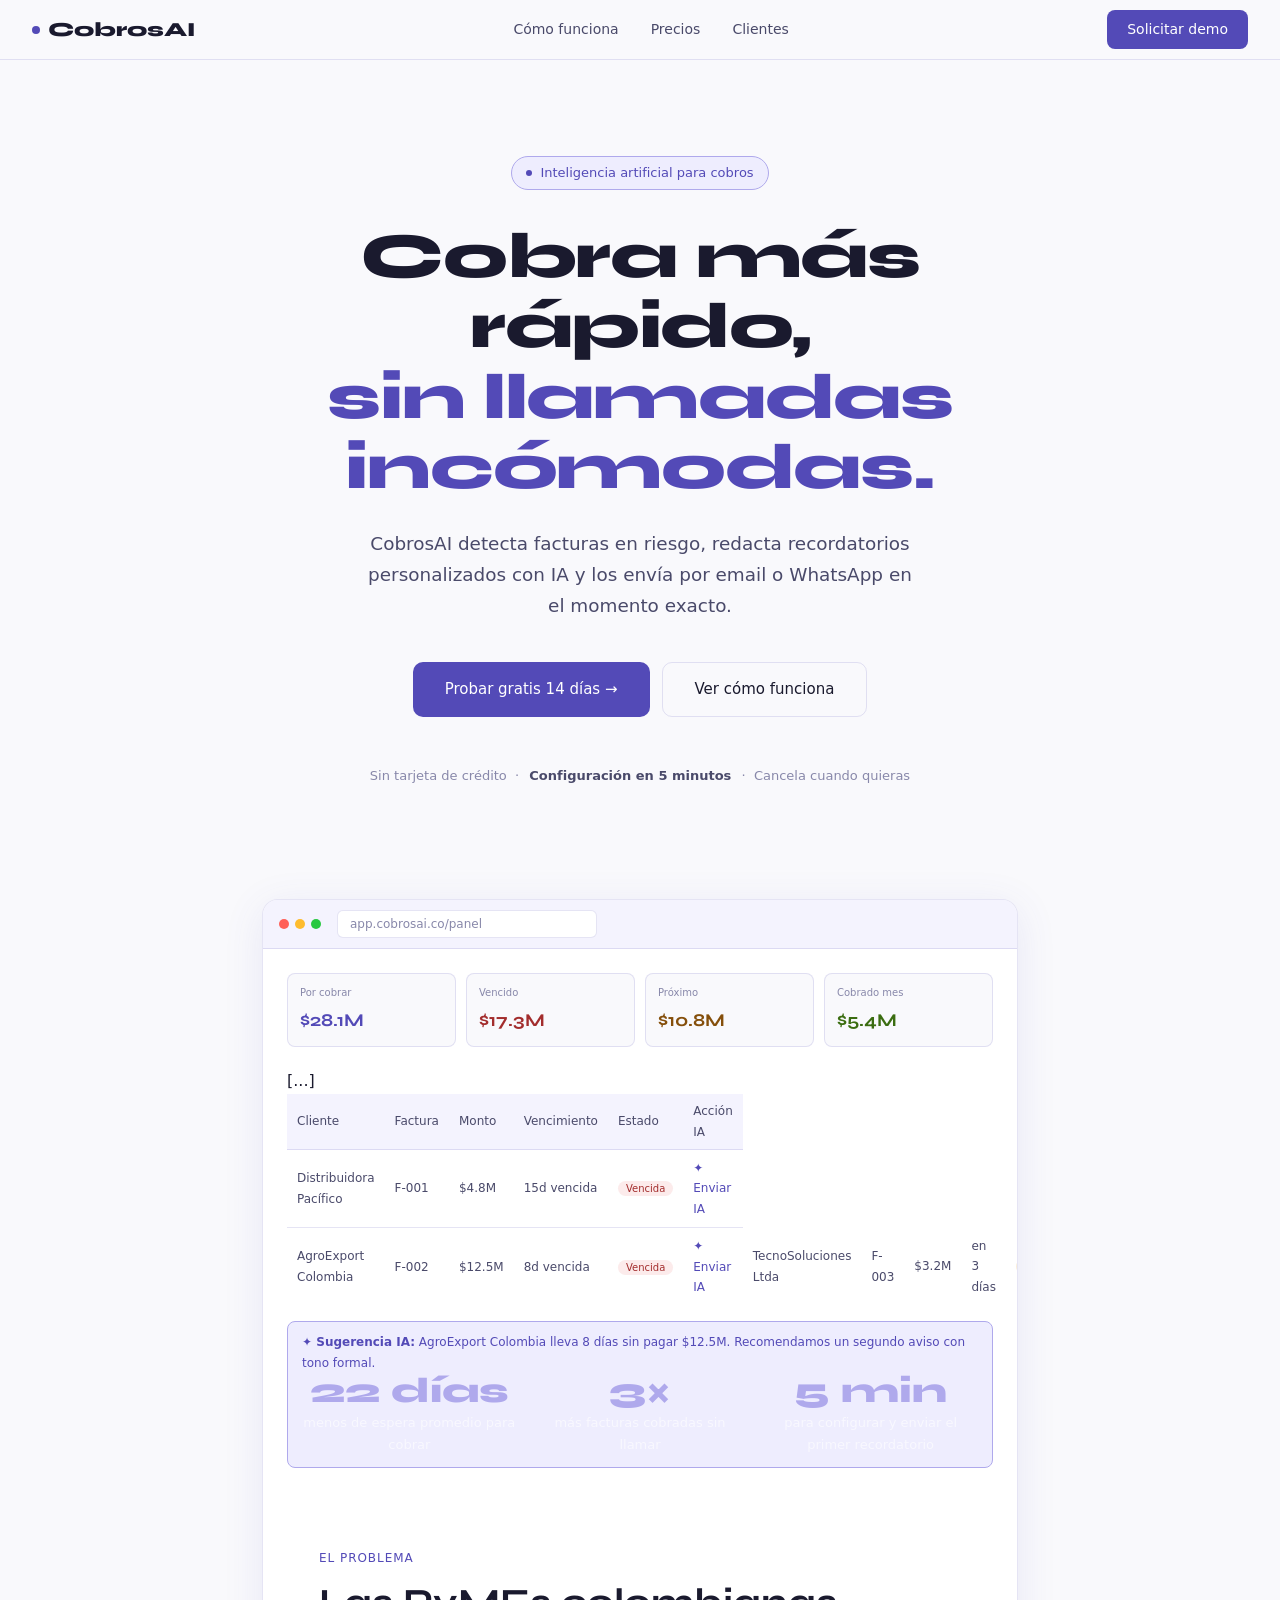
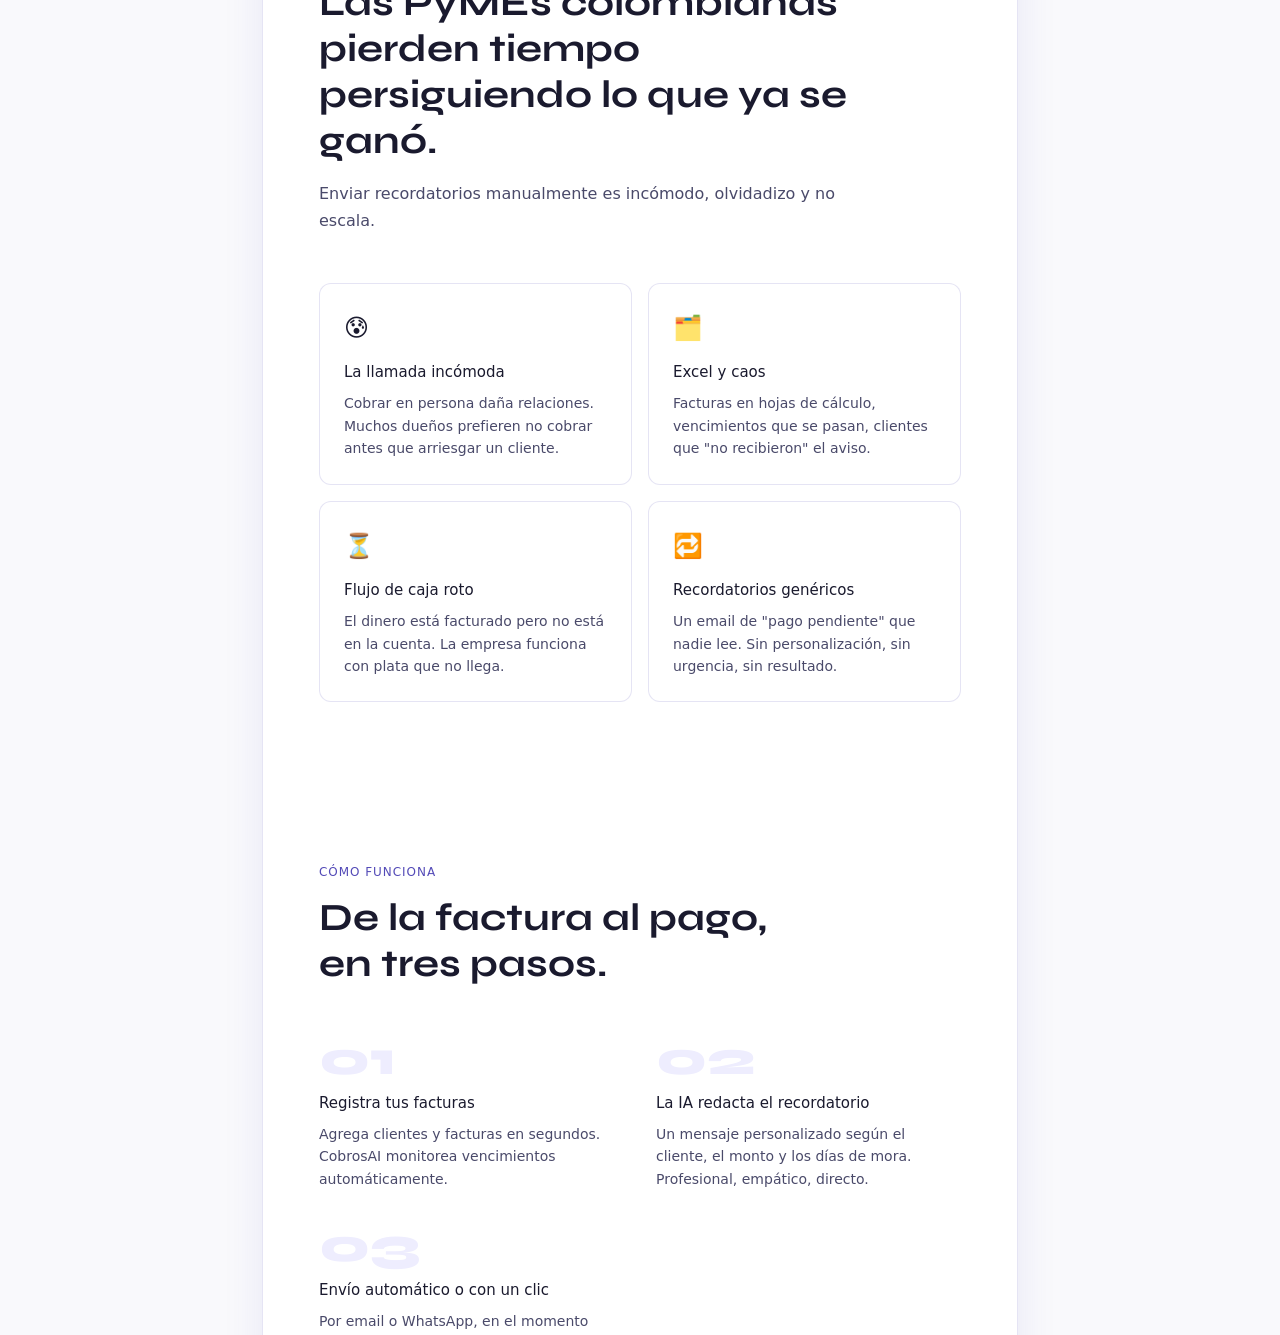
<file: index.html>
<!doctype html>
<html>
  <head>
    <meta charset="utf-8">
    <meta http-equiv="refresh" content="0; url=cobrosai-landing.html">
    <title>CobrosAI</title>
  </head>
  <body>
    If you are not redirected, <a href="cobrosai-landing.html">click here to open the landing page</a>.
  </body>
</html>
</file>
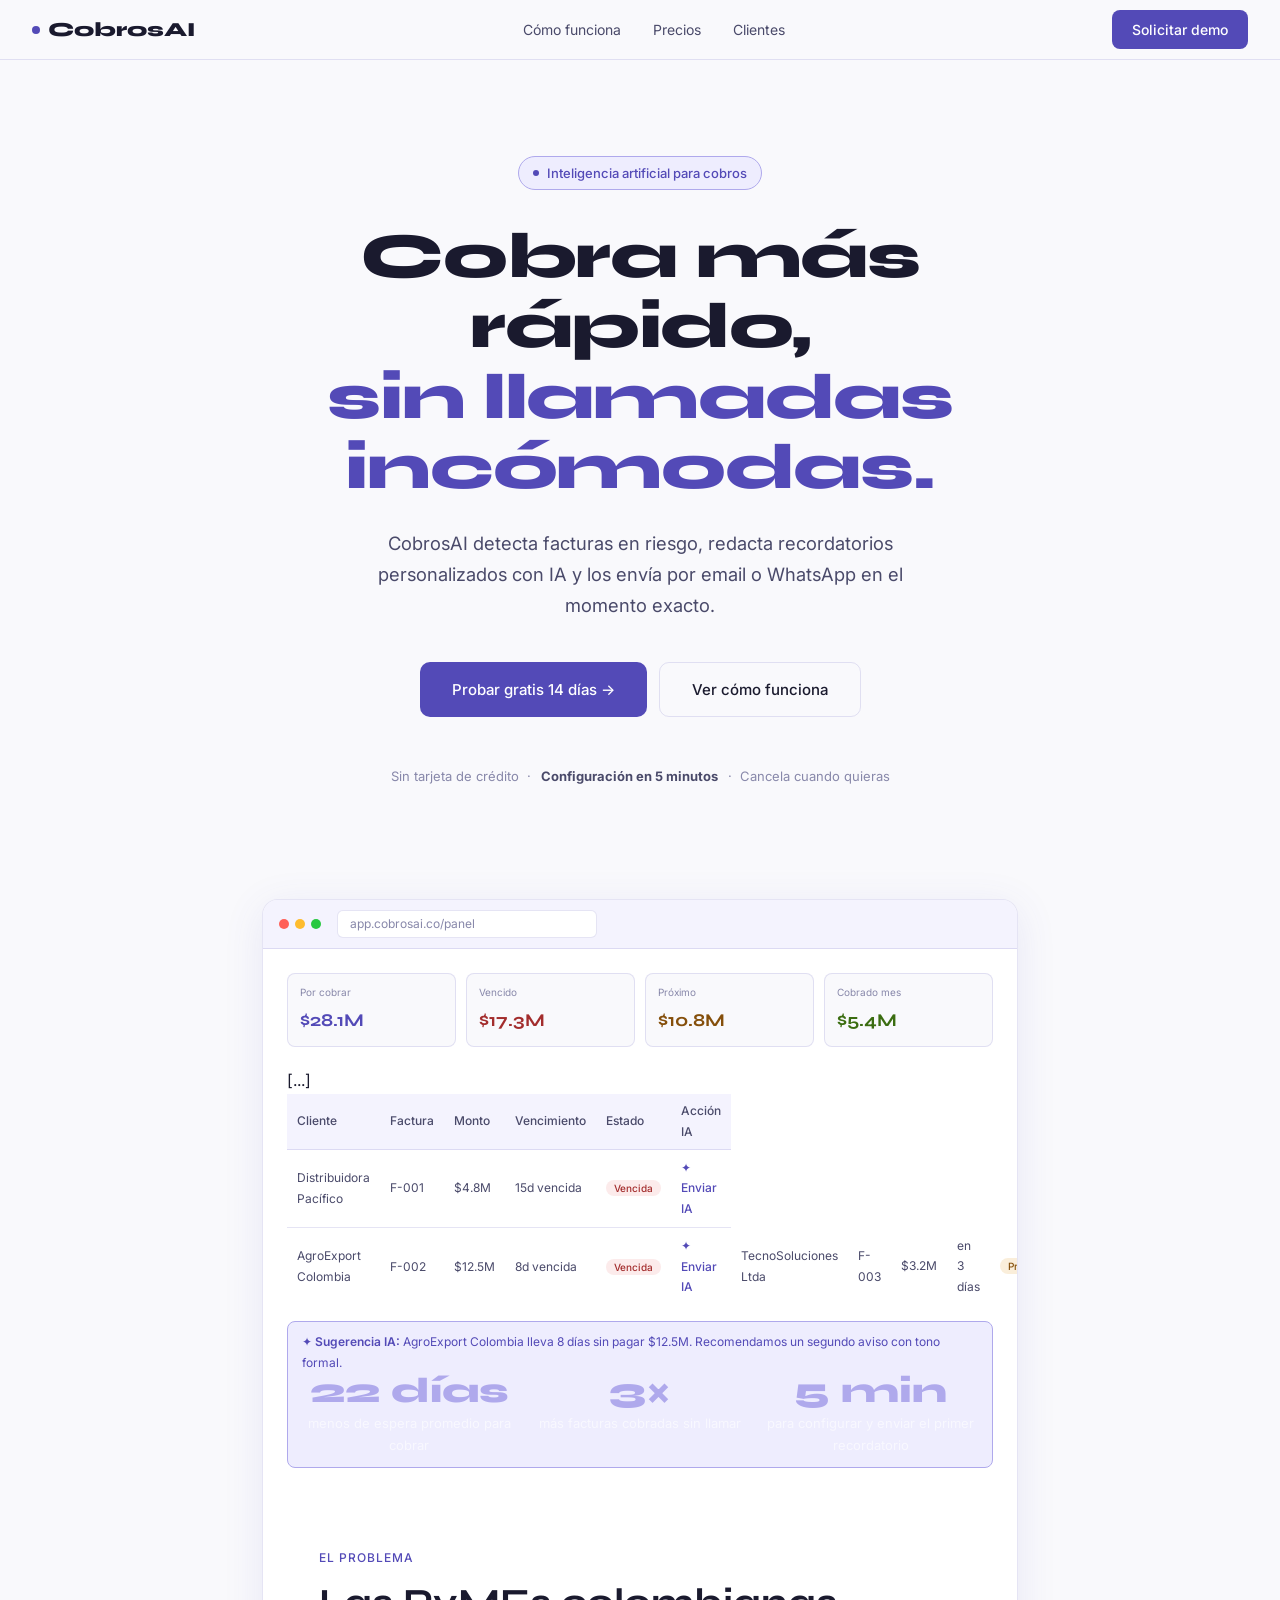
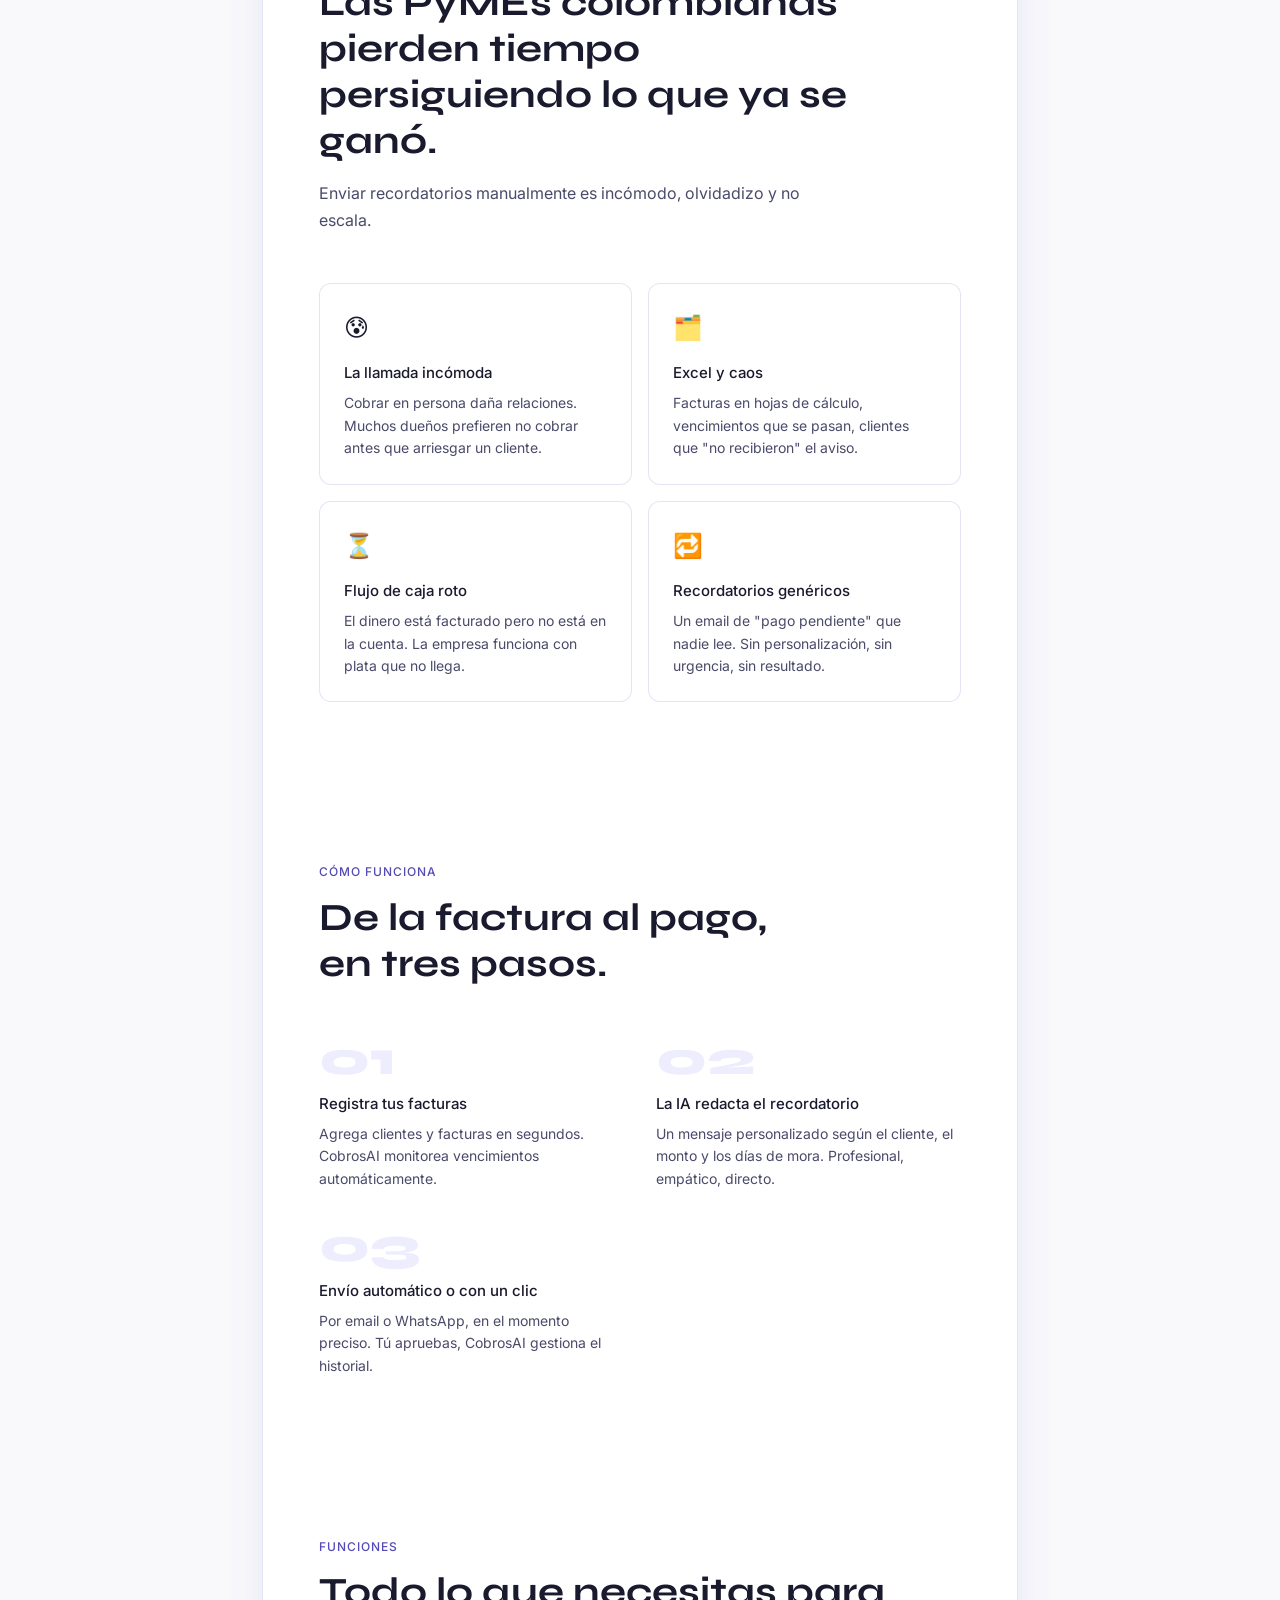
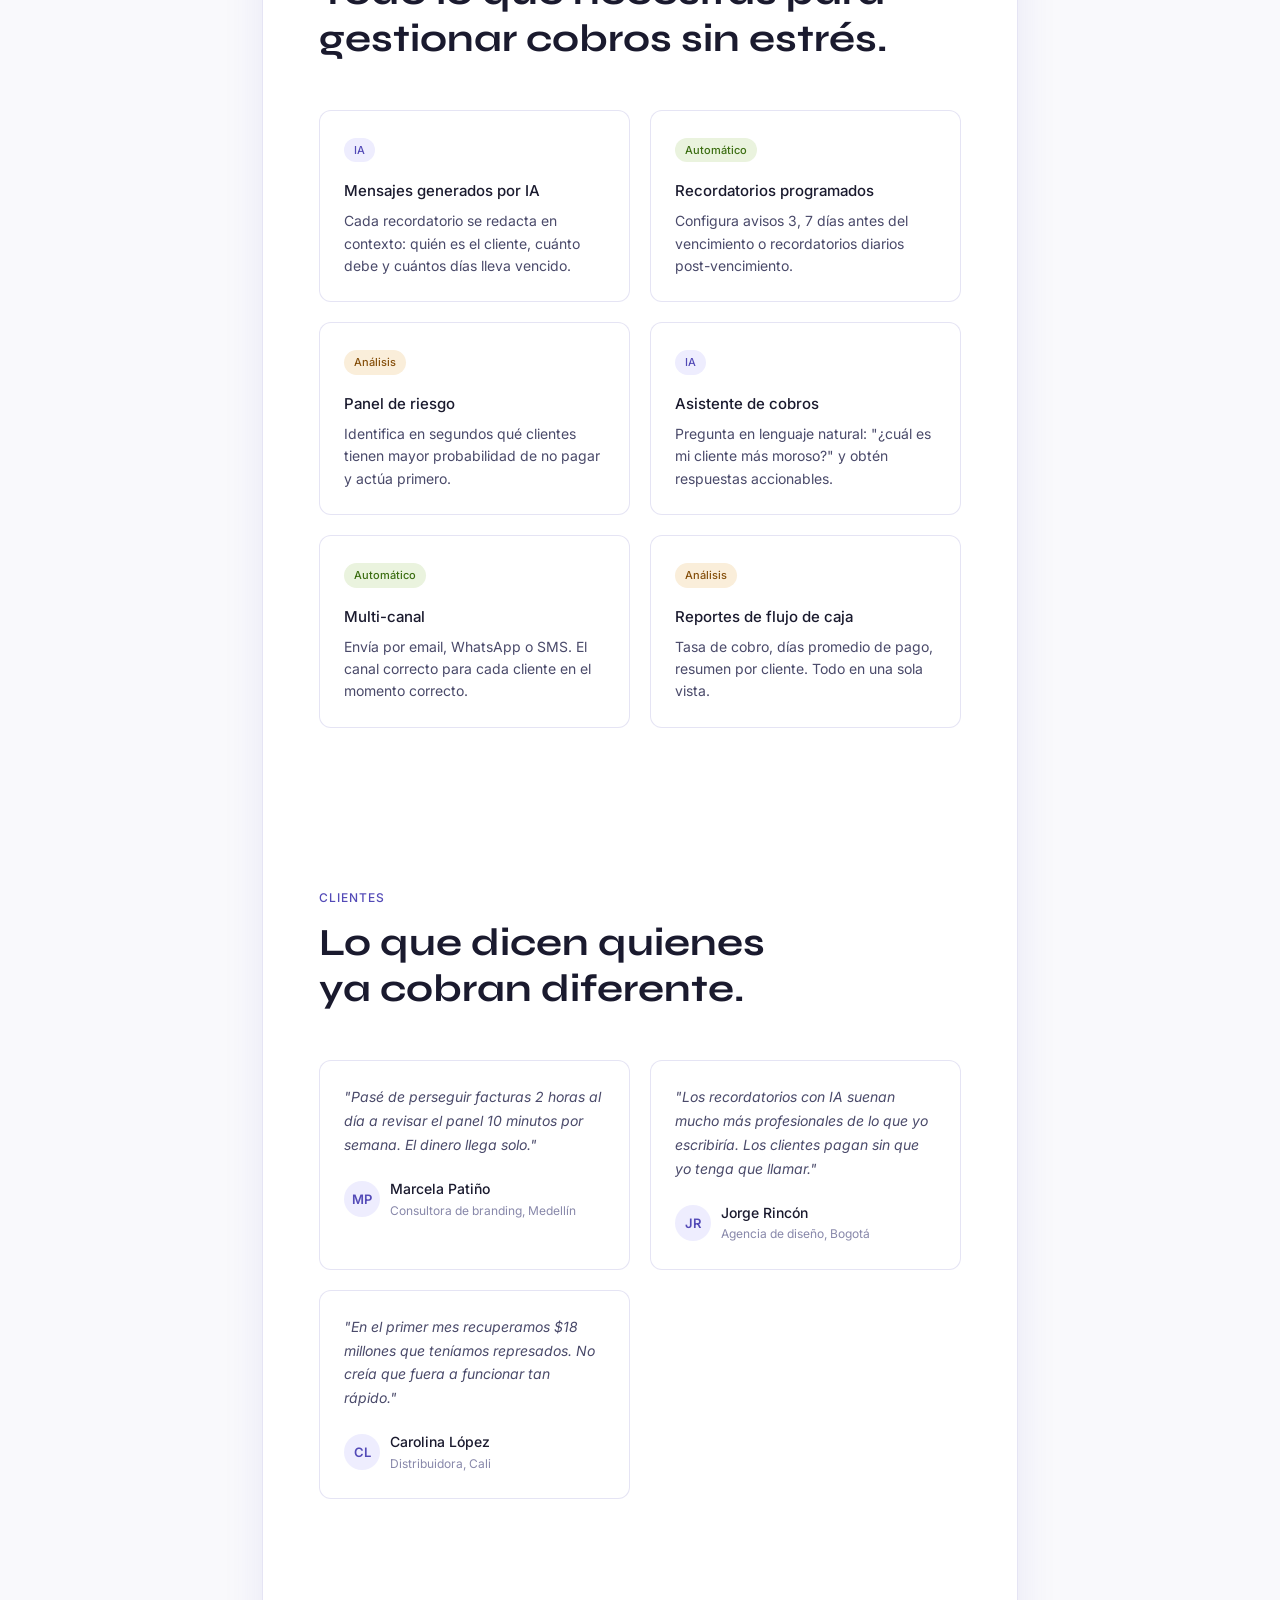
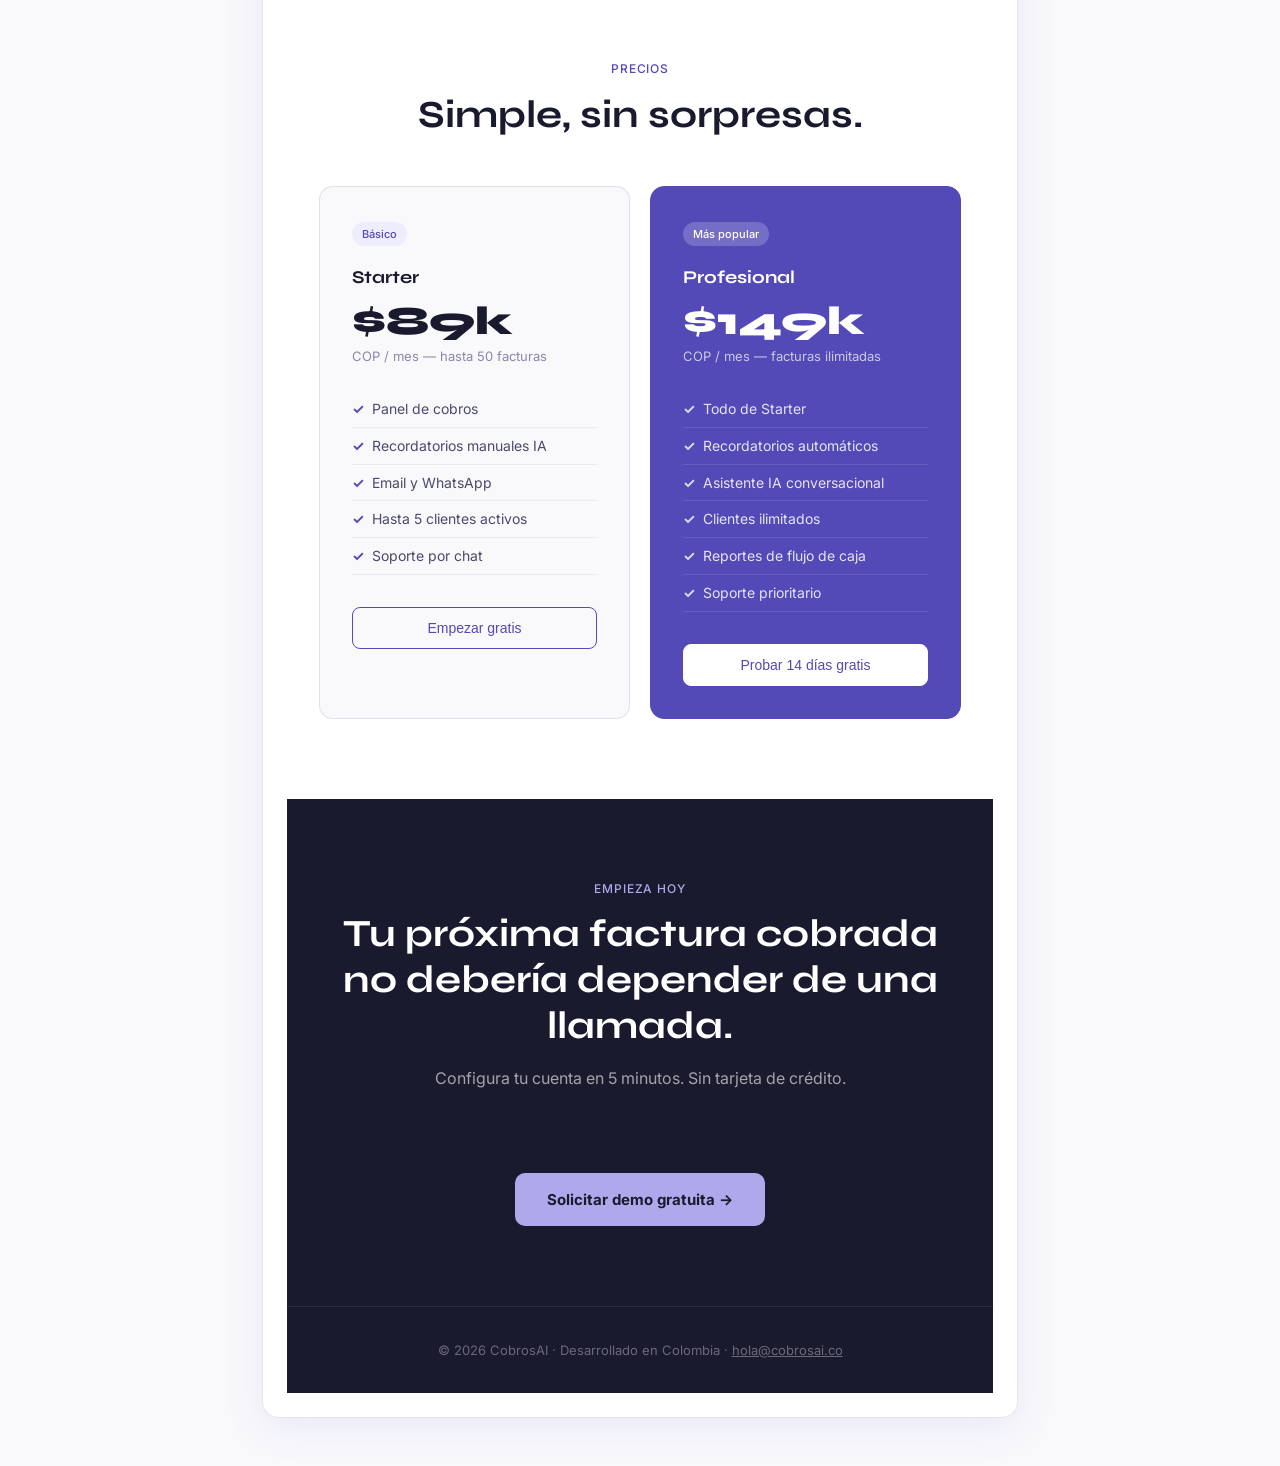
<file: cobrosai-landing.html>
<!DOCTYPE html>
<html lang="es">
<head>
<meta charset="UTF-8">
<meta name="viewport" content="width=device-width, initial-scale=1.0">
<title>CobrosAI — Cobra más rápido, sin llamadas incómodas</title>
<link rel="stylesheet" href="styles.css">
</head>
<body>

<nav>
  <a href="#" class="nav-logo"><span class="nav-logo-dot"></span> CobrosAI</a>
  <div class="nav-links">
    <a href="#como-funciona">Cómo funciona</a>
    <a href="#precios">Precios</a>
    <a href="#testimonios">Clientes</a>
  </div>
  <a href="#demo" class="btn-nav">Solicitar demo</a>
</nav>

<section class="hero">
  <div class="hero-eyebrow"><span></span> Inteligencia artificial para cobros</div>
  <h1>Cobra más rápido,<br><em>sin llamadas incómodas.</em></h1>
  <p class="hero-sub">CobrosAI detecta facturas en riesgo, redacta recordatorios personalizados con IA y los envía por email o WhatsApp en el momento exacto.</p>
  <div class="hero-cta">
    <a href="#demo" class="btn-primary">Probar gratis 14 días →</a>
    <a href="#como-funciona" class="btn-secondary">Ver cómo funciona</a>
  </div>
  <div class="hero-social">Sin tarjeta de crédito &nbsp;·&nbsp; <strong>Configuración en 5 minutos</strong> &nbsp;·&nbsp; Cancela cuando quieras</div>
</section>

<!-- DASHBOARD PREVIEW -->
<div style="max-width:820px;margin:0 auto;padding:0 2rem 3rem;">
  <div class="preview-box">
    <div class="preview-topbar">
      <div class="dot dot-r"></div>
      <div class="dot dot-y"></div>
      <div class="dot dot-g"></div>
      <div class="preview-url">app.cobrosai.co/panel</div>
    </div>
    <div class="preview-body">
      <div class="preview-metrics">
        <div class="pm"><div class="pm-label">Por cobrar</div><div class="pm-value p">$28.1M</div></div>
        <div class="pm"><div class="pm-label">Vencido</div><div class="pm-value v">$17.3M</div></div>
        <div class="pm"><div class="pm-label">Próximo</div><div class="pm-value w">$10.8M</div></div>
        <div class="pm"><div class="pm-label">Cobrado mes</div><div class="pm-value s">$5.4M</div></div>
      </div>
      <table class="preview-table">
        <thead><tr><th>Cliente</th><th>Factura</th><th>Monto</th><th>Vencimiento</th><th>Estado</th><th>Acción IA</th></tr></thead>
        <tbody>
          <tr><td>Distribuidora Pacífico</td><td>F-001</td><td>$4.8M</td><td>15d vencida</td><td><span class="pbadge r">Vencida</span></td><td style="color:#534AB7;font-weight:500">✦ Enviar IA</td>[...]
          <tr><td>AgroExport Colombia</td><td>F-002</td><td>$12.5M</td><td>8d vencida</td><td><span class="pbadge r">Vencida</span></td><td style="color:#534AB7;font-weight:500">✦ Enviar IA</td></tr[...]
          <tr><td>TecnoSoluciones Ltda</td><td>F-003</td><td>$3.2M</td><td>en 3 días</td><td><span class="pbadge w">Próxima</span></td><td style="color:#534AB7;font-weight:500">✦ Enviar IA</td></t[...]
          <tr><td>Café Andino S.A.S</td><td>F-004</td><td>$7.6M</td><td>en 7 días</td><td><span class="pbadge w">Próxima</span></td><td style="color:#534AB7;font-weight:500">✦ Enviar IA</td></tr>
        </tbody>
      </table>
      <div class="preview-ai"><strong>✦ Sugerencia IA:</strong> AgroExport Colombia lleva 8 días sin pagar $12.5M. Recomendamos un segundo aviso con tono formal. <span style="text-decoration:underl[...]
    </div>
  </div>
</div>

<!-- STAT BAR -->
<div class="stat-bar">
  <div class="stat-bar-inner">
    <div class="stat-item">
      <div class="stat-number">22 días</div>
      <div class="stat-label">menos de espera promedio para cobrar</div>
    </div>
    <div class="stat-item">
      <div class="stat-number">3×</div>
      <div class="stat-label">más facturas cobradas sin llamar</div>
    </div>
    <div class="stat-item">
      <div class="stat-number">5 min</div>
      <div class="stat-label">para configurar y enviar el primer recordatorio</div>
    </div>
  </div>
</div>

<!-- PROBLEMA -->
<section class="section">
  <div class="section-inner">
    <div class="section-tag">El problema</div>
    <h2>Las PyMEs colombianas pierden tiempo<br>persiguiendo lo que ya se ganó.</h2>
    <p class="section-sub">Enviar recordatorios manualmente es incómodo, olvidadizo y no escala.</p>
    <div class="pain-grid">
      <div class="pain-card">
        <div class="pain-icon">😰</div>
        <div class="pain-title">La llamada incómoda</div>
        <div class="pain-text">Cobrar en persona daña relaciones. Muchos dueños prefieren no cobrar antes que arriesgar un cliente.</div>
      </div>
      <div class="pain-card">
        <div class="pain-icon">🗂️</div>
        <div class="pain-title">Excel y caos</div>
        <div class="pain-text">Facturas en hojas de cálculo, vencimientos que se pasan, clientes que "no recibieron" el aviso.</div>
      </div>
      <div class="pain-card">
        <div class="pain-icon">⏳</div>
        <div class="pain-title">Flujo de caja roto</div>
        <div class="pain-text">El dinero está facturado pero no está en la cuenta. La empresa funciona con plata que no llega.</div>
      </div>
      <div class="pain-card">
        <div class="pain-icon">🔁</div>
        <div class="pain-title">Recordatorios genéricos</div>
        <div class="pain-text">Un email de "pago pendiente" que nadie lee. Sin personalización, sin urgencia, sin resultado.</div>
      </div>
    </div>
  </div>
</section>

<!-- CÓMO FUNCIONA -->
<section class="section how-bg" id="como-funciona">
  <div class="section-inner">
    <div class="section-tag">Cómo funciona</div>
    <h2>De la factura al pago,<br>en tres pasos.</h2>
    <div class="steps">
      <div class="step">
        <div class="step-num">01</div>
        <div class="step-title">Registra tus facturas</div>
        <div class="step-text">Agrega clientes y facturas en segundos. CobrosAI monitorea vencimientos automáticamente.</div>
      </div>
      <div class="step">
        <div class="step-num">02</div>
        <div class="step-title">La IA redacta el recordatorio</div>
        <div class="step-text">Un mensaje personalizado según el cliente, el monto y los días de mora. Profesional, empático, directo.</div>
      </div>
      <div class="step">
        <div class="step-num">03</div>
        <div class="step-title">Envío automático o con un clic</div>
        <div class="step-text">Por email o WhatsApp, en el momento preciso. Tú apruebas, CobrosAI gestiona el historial.</div>
      </div>
    </div>
  </div>
</section>

<!-- FEATURES -->
<section class="section">
  <div class="section-inner">
    <div class="section-tag">Funciones</div>
    <h2>Todo lo que necesitas para<br>gestionar cobros sin estrés.</h2>
    <div class="feature-grid">
      <div class="feature-card">
        <span class="feature-tag tag-ai">IA</span>
        <div class="feature-title">Mensajes generados por IA</div>
        <div class="feature-text">Cada recordatorio se redacta en contexto: quién es el cliente, cuánto debe y cuántos días lleva vencido.</div>
      </div>
      <div class="feature-card">
        <span class="feature-tag tag-auto">Automático</span>
        <div class="feature-title">Recordatorios programados</div>
        <div class="feature-text">Configura avisos 3, 7 días antes del vencimiento o recordatorios diarios post-vencimiento.</div>
      </div>
      <div class="feature-card">
        <span class="feature-tag tag-data">Análisis</span>
        <div class="feature-title">Panel de riesgo</div>
        <div class="feature-text">Identifica en segundos qué clientes tienen mayor probabilidad de no pagar y actúa primero.</div>
      </div>
      <div class="feature-card">
        <span class="feature-tag tag-ai">IA</span>
        <div class="feature-title">Asistente de cobros</div>
        <div class="feature-text">Pregunta en lenguaje natural: "¿cuál es mi cliente más moroso?" y obtén respuestas accionables.</div>
      </div>
      <div class="feature-card">
        <span class="feature-tag tag-auto">Automático</span>
        <div class="feature-title">Multi-canal</div>
        <div class="feature-text">Envía por email, WhatsApp o SMS. El canal correcto para cada cliente en el momento correcto.</div>
      </div>
      <div class="feature-card">
        <span class="feature-tag tag-data">Análisis</span>
        <div class="feature-title">Reportes de flujo de caja</div>
        <div class="feature-text">Tasa de cobro, días promedio de pago, resumen por cliente. Todo en una sola vista.</div>
      </div>
    </div>
  </div>
</section>

<!-- TESTIMONIALS -->
<section class="section how-bg" id="testimonios">
  <div class="section-inner">
    <div class="section-tag">Clientes</div>
    <h2>Lo que dicen quienes<br>ya cobran diferente.</h2>
    <div class="testi-grid">
      <div class="testi-card">
        <div class="testi-text">"Pasé de perseguir facturas 2 horas al día a revisar el panel 10 minutos por semana. El dinero llega solo."</div>
        <div class="testi-author">
          <div class="testi-avatar">MP</div>
          <div>
            <div class="testi-name">Marcela Patiño</div>
            <div class="testi-role">Consultora de branding, Medellín</div>
          </div>
        </div>
      </div>
      <div class="testi-card">
        <div class="testi-text">"Los recordatorios con IA suenan mucho más profesionales de lo que yo escribiría. Los clientes pagan sin que yo tenga que llamar."</div>
        <div class="testi-author">
          <div class="testi-avatar">JR</div>
          <div>
            <div class="testi-name">Jorge Rincón</div>
            <div class="testi-role">Agencia de diseño, Bogotá</div>
          </div>
        </div>
      </div>
      <div class="testi-card">
        <div class="testi-text">"En el primer mes recuperamos $18 millones que teníamos represados. No creía que fuera a funcionar tan rápido."</div>
        <div class="testi-author">
          <div class="testi-avatar">CL</div>
          <div>
            <div class="testi-name">Carolina López</div>
            <div class="testi-role">Distribuidora, Cali</div>
          </div>
        </div>
      </div>
    </div>
  </div>
</section>

<!-- PRECIOS -->
<section class="section pricing-bg" id="precios">
  <div class="section-inner">
    <div class="section-tag" style="text-align:center">Precios</div>
    <h2 style="text-align:center">Simple, sin sorpresas.</h2>
    <div class="pricing-grid">
      <div class="price-card">
        <div class="price-badge">Básico</div>
        <div class="price-name">Starter</div>
        <div class="price-amount">$89k</div>
        <div class="price-period">COP / mes — hasta 50 facturas</div>
        <ul class="price-features">
          <li>Panel de cobros</li>
          <li>Recordatorios manuales IA</li>
          <li>Email y WhatsApp</li>
          <li>Hasta 5 clientes activos</li>
          <li>Soporte por chat</li>
        </ul>
        <button class="btn-price">Empezar gratis</button>
      </div>
      <div class="price-card featured">
        <div class="price-badge">Más popular</div>
        <div class="price-name">Profesional</div>
        <div class="price-amount">$149k</div>
        <div class="price-period">COP / mes — facturas ilimitadas</div>
        <ul class="price-features">
          <li>Todo de Starter</li>
          <li>Recordatorios automáticos</li>
          <li>Asistente IA conversacional</li>
          <li>Clientes ilimitados</li>
          <li>Reportes de flujo de caja</li>
          <li>Soporte prioritario</li>
        </ul>
        <button class="btn-price">Probar 14 días gratis</button>
      </div>
    </div>
  </div>
</section>

<!-- CTA FINAL -->
<section class="cta-section" id="demo">
  <div style="max-width:600px;margin:0 auto">
    <div class="section-tag" style="color:var(--violet-mid)">Empieza hoy</div>
    <h2>Tu próxima factura cobrada<br>no debería depender de una llamada.</h2>
    <p class="section-sub">Configura tu cuenta en 5 minutos. Sin tarjeta de crédito.</p>
    <a href="mailto:hola@cobrosai.co?subject=Solicitud de demo CobrosAI" class="btn-primary" style="margin-top:2rem;display:inline-flex">Solicitar demo gratuita →</a>
  </div>
</section>

<footer>
  &copy; 2026 CobrosAI · Desarrollado en Colombia · <a href="mailto:hola@cobrosai.co" style="color:inherit">hola@cobrosai.co</a>
</footer>

</body>
</html>
</file>
<file: styles.css>
@import url('https://fonts.googleapis.com/css2?family=Syne:wght@400;700;800&family=Inter:wght@400;500&display=swap');

:root {
  --ink: #1A1A2E;
  --ink-mid: #4A4A6A;
  --ink-light: #8888AA;
  --violet: #534AB7;
  --violet-light: #EEEDFE;
  --violet-mid: #AFA9EC;
  --danger: #A32D2D;
  --danger-light: #FCEBEB;
  --success: #3B6D11;
  --success-light: #EAF3DE;
  --warn: #854F0B;
  --warn-light: #FAEEDA;
  --bg: #F9F9FC;
  --white: #FFFFFF;
  --border: rgba(83,74,183,0.15);
}

*, *::before, *::after { box-sizing: border-box; margin: 0; padding: 0; }

html { scroll-behavior: smooth; }

body {
  font-family: 'Inter', system-ui, sans-serif;
  background: var(--bg);
  color: var(--ink);
  line-height: 1.7;
  font-size: 16px;
}

/* NAV */
nav {
  position: sticky; top: 0; z-index: 50;
  background: rgba(249,249,252,0.92);
  backdrop-filter: blur(12px);
  border-bottom: 1px solid var(--border);
  padding: 0 2rem;
  display: flex; align-items: center; justify-content: space-between;
  height: 60px;
}

.nav-logo {
  font-family: 'Syne', sans-serif;
  font-weight: 800; font-size: 20px;
  color: var(--ink);
  display: flex; align-items: center; gap: 8px;
  text-decoration: none;
}

.nav-logo-dot {
  width: 8px; height: 8px;
  background: var(--violet);
  border-radius: 50%;
  display: inline-block;
}

.nav-links { display: flex; align-items: center; gap: 2rem; }
.nav-links a { font-size: 14px; color: var(--ink-mid); text-decoration: none; transition: color .2s; }
.nav-links a:hover { color: var(--violet); }

.btn-nav {
  padding: 8px 20px;
  background: var(--violet);
  color: white;
  font-size: 14px; font-weight: 500;
  border: none; border-radius: 8px;
  cursor: pointer; text-decoration: none;
  transition: background .2s;
}
.btn-nav:hover { background: #3C3489; }

/* HERO */
.hero {
  max-width: 860px;
  margin: 0 auto;
  padding: 6rem 2rem 4rem;
  text-align: center;
}

.hero-eyebrow {
  display: inline-flex; align-items: center; gap: 8px;
  background: var(--violet-light);
  color: var(--violet);
  font-size: 13px; font-weight: 500;
  padding: 5px 14px;
  border-radius: 20px;
  margin-bottom: 2rem;
  border: 1px solid var(--violet-mid);
}

.hero-eyebrow span { width: 6px; height: 6px; background: var(--violet); border-radius: 50%; display: inline-block; }

h1 {
  font-family: 'Syne', sans-serif;
  font-size: clamp(2.4rem, 5vw, 4rem);
  font-weight: 800;
  line-height: 1.1;
  color: var(--ink);
  margin-bottom: 1.5rem;
  letter-spacing: -0.02em;
}

h1 em {
  font-style: normal;
  color: var(--violet);
}

.hero-sub {
  font-size: 1.15rem;
  color: var(--ink-mid);
  max-width: 560px;
  margin: 0 auto 2.5rem;
  line-height: 1.7;
}

.hero-cta {
  display: flex; gap: 12px; justify-content: center; flex-wrap: wrap;
  margin-bottom: 3rem;
}

.btn-primary {
  padding: 14px 32px;
  background: var(--violet);
  color: white;
  font-size: 15px; font-weight: 500;
  border: none; border-radius: 10px;
  cursor: pointer; text-decoration: none;
  transition: background .2s, transform .1s;
  display: inline-flex; align-items: center; gap: 8px;
}
.btn-primary:hover { background: #3C3489; transform: translateY(-1px); }

.btn-secondary {
  padding: 14px 32px;
  background: transparent;
  color: var(--ink);
  font-size: 15px; font-weight: 500;
  border: 1px solid var(--border);
  border-radius: 10px;
  cursor: pointer; text-decoration: none;
  transition: background .2s;
}
.btn-secondary:hover { background: var(--white); }

.hero-social {
  font-size: 13px; color: var(--ink-light);
  display: flex; align-items: center; justify-content: center; gap: 6px;
}

.hero-social strong { color: var(--ink-mid); }

/* STAT BAR */
.stat-bar {
  background: var(--ink);
  color: white;
  padding: 1.5rem 2rem;
}

.stat-bar-inner {
  max-width: 960px; margin: 0 auto;
  display: grid; grid-template-columns: repeat(3, 1fr);
  gap: 1rem; text-align: center;
}

.stat-item {}

.stat-number {
  font-family: 'Syne', sans-serif;
  font-size: 2.2rem; font-weight: 800;
  color: var(--violet-mid);
  line-height: 1;
}

.stat-label {
  font-size: 13px;
  color: rgba(255,255,255,0.6);
  margin-top: 4px;
}

/* PROBLEM */
.section { padding: 5rem 2rem; }
.section-inner { max-width: 960px; margin: 0 auto; }

.section-tag {
  font-size: 12px; font-weight: 500;
  color: var(--violet);
  letter-spacing: .08em;
  text-transform: uppercase;
  margin-bottom: .75rem;
}

h2 {
  font-family: 'Syne', sans-serif;
  font-size: clamp(1.6rem, 3vw, 2.4rem);
  font-weight: 700; line-height: 1.2;
  color: var(--ink);
  margin-bottom: 1rem;
}

.section-sub {
  font-size: 1rem; color: var(--ink-mid);
  max-width: 520px;
  margin-bottom: 3rem;
}

.pain-grid {
  display: grid;
  grid-template-columns: repeat(auto-fit, minmax(260px, 1fr));
  gap: 1rem;
}

.pain-card {
  background: var(--white);
  border: 1px solid var(--border);
  border-radius: 12px;
  padding: 1.5rem;
}

.pain-icon {
  font-size: 1.5rem;
  margin-bottom: .75rem;
}

.pain-title {
  font-weight: 500; font-size: 15px;
  margin-bottom: .4rem;
}

.pain-text { font-size: 14px; color: var(--ink-mid); line-height: 1.6; }

/* HOW IT WORKS */
.how-bg { background: var(--white); }

.steps {
  display: grid;
  grid-template-columns: repeat(auto-fit, minmax(200px, 1fr));
  gap: 2rem;
  counter-reset: step;
  margin-top: 3rem;
}

.step { position: relative; }

.step-num {
  font-family: 'Syne', sans-serif;
  font-size: 3rem; font-weight: 800;
  color: var(--violet-light);
  line-height: 1;
  margin-bottom: .5rem;
}

.step-title {
  font-weight: 500; font-size: 15px;
  margin-bottom: .4rem;
}

.step-text { font-size: 14px; color: var(--ink-mid); line-height: 1.6; }

/* FEATURES */
.feature-grid {
  display: grid;
  grid-template-columns: repeat(auto-fit, minmax(280px, 1fr));
  gap: 1.25rem;
  margin-top: 3rem;
}

.feature-card {
  background: var(--white);
  border: 1px solid var(--border);
  border-radius: 12px;
  padding: 1.5rem;
  transition: border-color .2s;
}

.feature-card:hover { border-color: var(--violet-mid); }

.feature-tag {
  display: inline-block;
  font-size: 11px; font-weight: 500;
  padding: 3px 10px;
  border-radius: 20px;
  margin-bottom: 1rem;
}

.tag-ai { background: var(--violet-light); color: var(--violet); }
.tag-auto { background: var(--success-light); color: var(--success); }
.tag-data { background: var(--warn-light); color: var(--warn); }

.feature-title { font-weight: 500; font-size: 15px; margin-bottom: .4rem; }
.feature-text { font-size: 14px; color: var(--ink-mid); line-height: 1.6; }

/* PRICING */
.pricing-bg { background: var(--white); }

.pricing-grid {
  display: grid;
  grid-template-columns: repeat(auto-fit, minmax(260px, 1fr));
  gap: 1.25rem;
  max-width: 820px;
  margin: 3rem auto 0;
}

.price-card {
  background: var(--bg);
  border: 1px solid var(--border);
  border-radius: 14px;
  padding: 2rem;
}

.price-card.featured {
  background: var(--violet);
  border-color: var(--violet);
  color: white;
}

.price-badge {
  font-size: 11px; font-weight: 500;
  background: var(--violet-light);
  color: var(--violet);
  padding: 3px 10px;
  border-radius: 20px;
  display: inline-block;
  margin-bottom: 1rem;
}

.price-card.featured .price-badge {
  background: rgba(255,255,255,0.2);
  color: white;
}

.price-name { font-family: 'Syne', sans-serif; font-weight: 700; font-size: 18px; margin-bottom: .5rem; }

.price-amount {
  font-family: 'Syne', sans-serif;
  font-size: 2.5rem; font-weight: 800;
  line-height: 1; margin-bottom: .25rem;
}

.price-period { font-size: 13px; color: var(--ink-light); margin-bottom: 1.5rem; }
.price-card.featured .price-period { color: rgba(255,255,255,0.7); }

.price-features { list-style: none; margin-bottom: 2rem; }
.price-features li {
  font-size: 14px; padding: 6px 0;
  border-bottom: 1px solid rgba(0,0,0,0.06);
  display: flex; align-items: center; gap: 8px;
  color: var(--ink-mid);
}
.price-card.featured .price-features li { color: rgba(255,255,255,0.85); border-color: rgba(255,255,255,0.1); }
.price-features li::before { content: "✓"; color: var(--violet); font-weight: 700; }
.price-card.featured .price-features li::before { color: rgba(255,255,255,0.8); }

.btn-price {
  width: 100%;
  padding: 12px;
  font-size: 14px; font-weight: 500;
  border-radius: 8px;
  border: 1px solid var(--violet);
  background: transparent;
  color: var(--violet);
  cursor: pointer;
  transition: all .2s;
}
.btn-price:hover { background: var(--violet); color: white; }
.price-card.featured .btn-price {
  background: white; color: var(--violet);
  border-color: white;
}
.price-card.featured .btn-price:hover { background: var(--violet-light); }

/* TESTIMONIALS */
.testi-grid {
  display: grid;
  grid-template-columns: repeat(auto-fit, minmax(280px, 1fr));
  gap: 1.25rem;
  margin-top: 3rem;
}

.testi-card {
  background: var(--white);
  border: 1px solid var(--border);
  border-radius: 12px;
  padding: 1.5rem;
}

.testi-text {
  font-size: 14px;
  color: var(--ink-mid);
  line-height: 1.7;
  margin-bottom: 1.25rem;
  font-style: italic;
}

.testi-author { display: flex; align-items: center; gap: 10px; }

.testi-avatar {
  width: 36px; height: 36px;
  border-radius: 50%;
  background: var(--violet-light);
  color: var(--violet);
  display: flex; align-items: center; justify-content: center;
  font-size: 13px; font-weight: 600;
  flex-shrink: 0;
}

.testi-name { font-size: 14px; font-weight: 500; }
.testi-role { font-size: 12px; color: var(--ink-light); }

/* CTA FINAL */
.cta-section {
  background: var(--ink);
  color: white;
  text-align: center;
  padding: 5rem 2rem;
}

.cta-section h2 { color: white; }

.cta-section .section-sub { color: rgba(255,255,255,0.6); max-width: 480px; margin-left: auto; margin-right: auto; }

.cta-section .btn-primary {
  background: var(--violet-mid);
  color: var(--ink);
  font-weight: 700;
  margin-top: 2rem;
}

.cta-section .btn-primary:hover { background: white; }

/* FOOTER */
footer {
  background: var(--ink);
  border-top: 1px solid rgba(255,255,255,0.08);
  padding: 2rem;
  text-align: center;
  font-size: 13px;
  color: rgba(255,255,255,0.35);
}

/* DASHBOARD PREVIEW */
.preview-box {
  background: var(--white);
  border: 1px solid var(--border);
  border-radius: 16px;
  overflow: hidden;
  margin: 3rem auto 0;
  max-width: 780px;
  box-shadow: 0 8px 40px rgba(83,74,183,0.10);
}

.preview-topbar {
  background: #F4F3FE;
  padding: 10px 16px;
  display: flex; gap: 6px; align-items: center;
  border-bottom: 1px solid var(--border);
}

.dot { width: 10px; height: 10px; border-radius: 50%; }
.dot-r { background: #FF5F57; }
.dot-y { background: #FEBC2E; }
.dot-g { background: #28C840; }

.preview-url {
  margin-left: 10px;
  background: white;
  border: 1px solid var(--border);
  border-radius: 6px;
  padding: 3px 12px;
  font-size: 12px;
  color: var(--ink-light);
  flex: 1; max-width: 260px;
}

.preview-body { padding: 1.5rem; }

.preview-metrics {
  display: grid; grid-template-columns: repeat(4, 1fr); gap: 10px; margin-bottom: 1.25rem;
}

.pm {
  background: #F9F9FC;
  border: 1px solid var(--border);
  border-radius: 8px;
  padding: 10px 12px;
}

.pm-label { font-size: 10px; color: var(--ink-light); margin-bottom: 4px; }
.pm-value { font-size: 18px; font-weight: 700; font-family: 'Syne', sans-serif; }

.pm-value.v { color: var(--danger); }
.pm-value.w { color: var(--warn); }
.pm-value.s { color: var(--success); }
.pm-value.p { color: var(--violet); }

.preview-table { width: 100%; border-collapse: collapse; font-size: 12px; }
.preview-table th { background: #F4F3FE; padding: 7px 10px; text-align: left; font-weight: 500; color: var(--ink-mid); border-bottom: 1px solid var(--border); }
.preview-table td { padding: 8px 10px; border-bottom: 1px solid var(--border); color: var(--ink-mid); }
.preview-table tr:last-child td { border-bottom: none; }

.pbadge { padding: 2px 8px; border-radius: 20px; font-size: 10px; font-weight: 500; }
.pbadge.r { background: var(--danger-light); color: var(--danger); }
.pbadge.w { background: var(--warn-light); color: var(--warn); }
.pbadge.s { background: var(--success-light); color: var(--success); }
.pbadge.v { background: var(--violet-light); color: var(--violet); }

.preview-ai {
  margin-top: 1rem;
  background: var(--violet-light);
  border: 1px solid var(--violet-mid);
  border-radius: 8px;
  padding: 10px 14px;
  font-size: 12px;
  color: var(--violet);
}

.preview-ai strong { font-weight: 600; }

@media (max-width: 600px) {
  .nav-links { display: none; }
  .preview-metrics { grid-template-columns: repeat(2, 1fr); }
  .stat-bar-inner { grid-template-columns: 1fr; gap: 2rem; }
}
</file>
